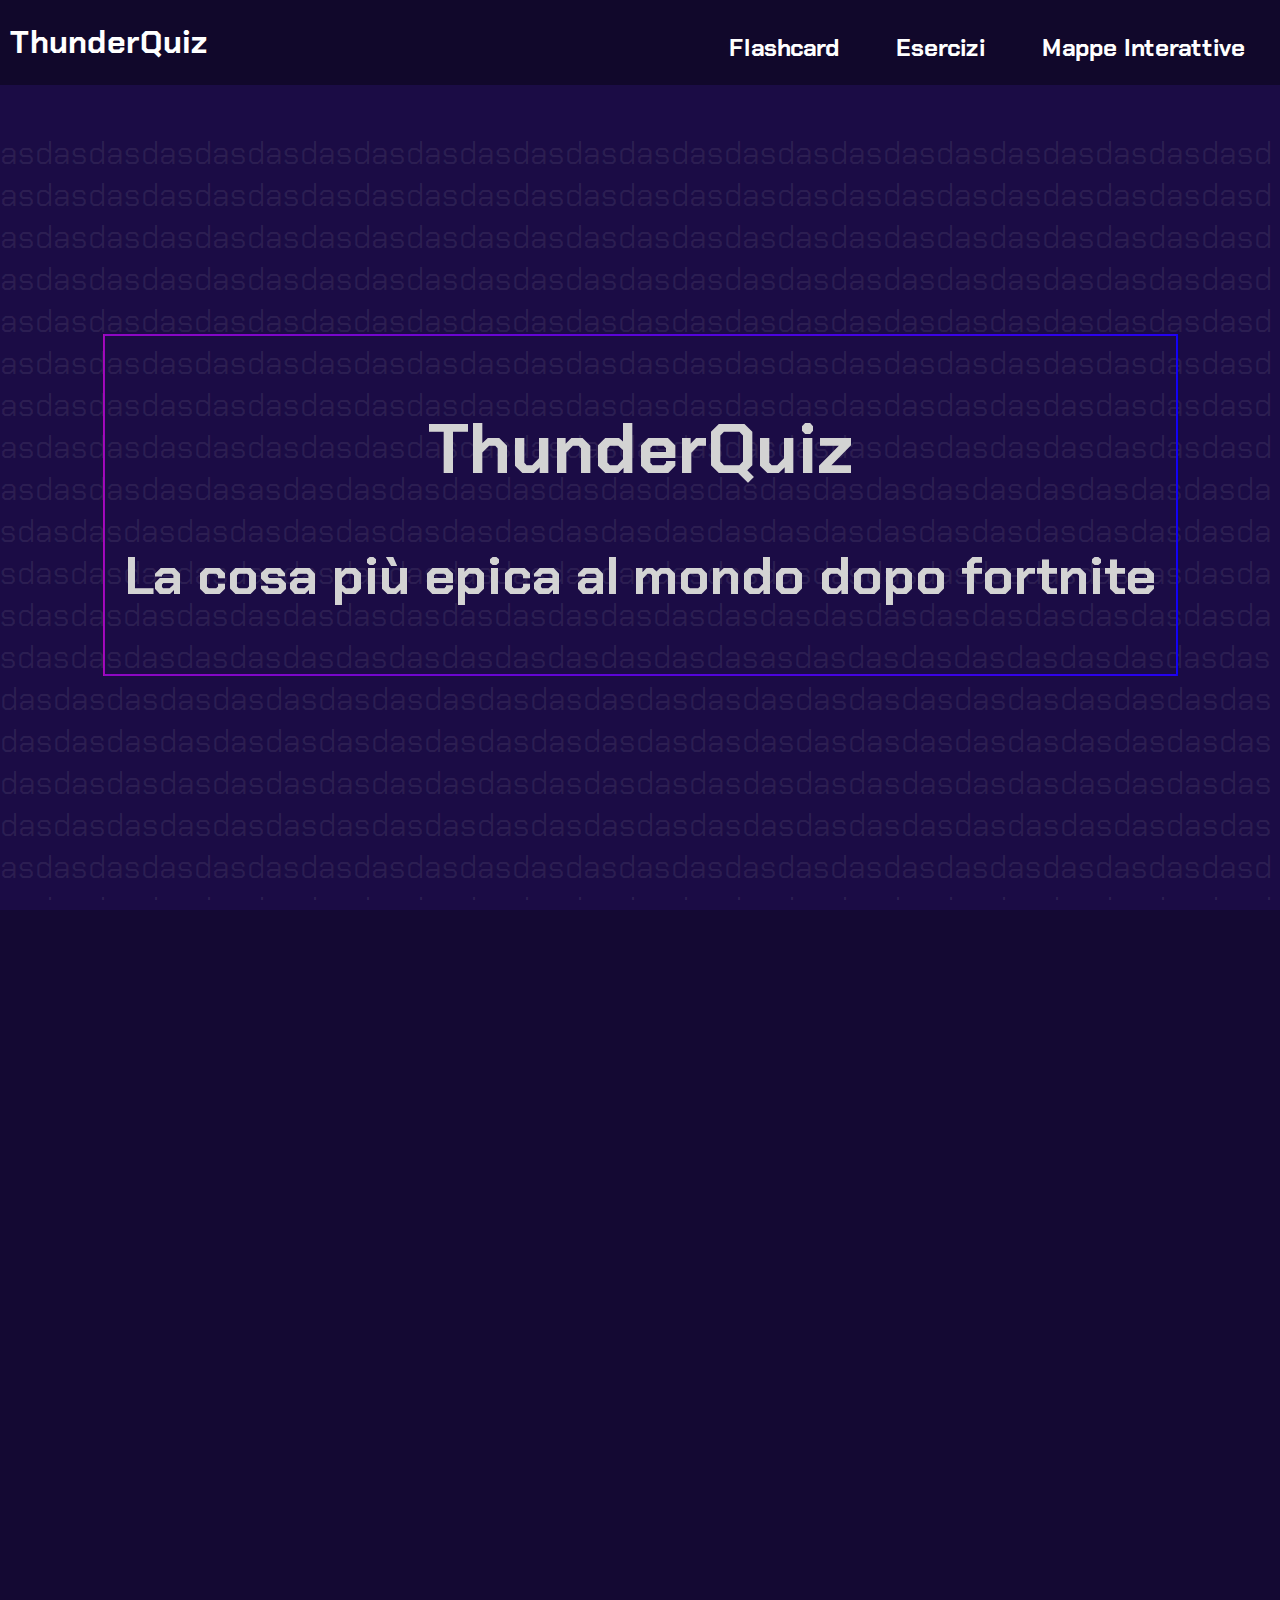
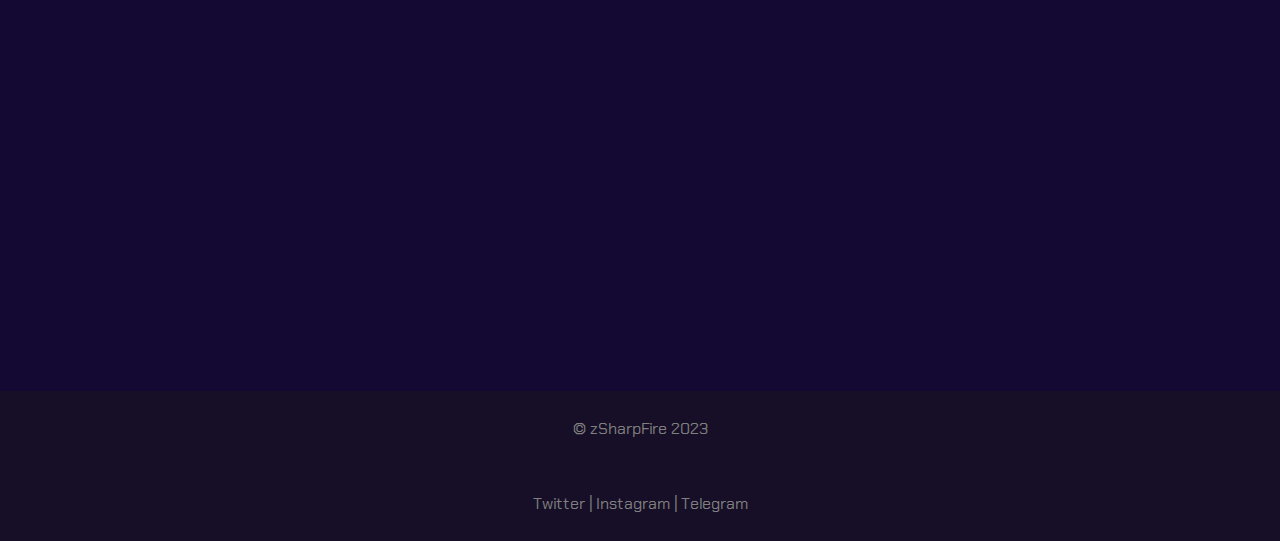
<file: index.html>
<html lang="en">

<head>
    <meta charset="UTF-8">
    <meta name="viewport" content="width=device-width, initial-scale=1.0">
    <title>ThunderQuiz | Home</title>
    <link rel="stylesheet" href="css/style.css">
    <link rel="shortcut icon" href="img/icons/favicon.png" type="image/x-icon">
</head>

<body onload="motd()">
    <header>
        <nav>
            <img class="hamburger" onclick="hamburger();">
            <a href="/">ThunderQuiz</a>
            <div style="float:Right;">
                <a href="Flashcard/">Flashcard</a>
                <a href="/Esercizi">Esercizi</a>
                <a>Mappe Interattive</a>
            </div>  
        </nav>
        <div class="menu">
            <a href="Flashcard/">Flashcard</a>
            <a href="/Esercizi">Esercizi</a>
            <a>Mappe Interattive</a>
        </div>
    </header>
    <main>
        <div class="home">
            <div class="background">
                <p data-value="godo">
                    [base64]
                </p>
            </div>
            <div class="intro">
                <h1>
                    ThunderQuiz
                </h1>
                <h2 id="motd" >
                    La cosa più epica al mondo dopo 
                </h2>
            </div>
        </div>
        <section class="about">
            <div class="reveal">
                <h2>About</h2>
                <p>Nella ricerca di un qualcosa da fare per allenare le mie skill da web developer e di un metodo per
                    ripassare velocemente le materie scolastiche ho creato questo sito. Nel futuro spero di rendere
                    questa
                    web app multi-piattaforma e facile da usare ovunque.</p>
            </div>

        </section>

        <section class="about">
            <div class="reveal">
                <h2>Sezioni attualmente on-fire</h2>
                <p></p>
            </div>

        </section>
    </main>
    <footer>
        © zSharpFire 2023<br><a href="https://twitter.com/zSharpFire" target="_blank">Twitter</a> | <a target="_blank" href="https://www.instagram.com/zsharpfire/">Instagram</a> | <a></a>Telegram
    </footer>
    <script src="js/background.js"></script>
    <script>
        window.addEventListener('scroll', reveal);

        var menu = document.getElementsByClassName('menu')[0];
        var open = false;

        function reveal() {
            var reveals = document.querySelectorAll('.reveal');

            for (var i = 0; i < reveals.length; i++) {
                var windowheight = window.innerHeight;
                var revealtop = reveals[i].getBoundingClientRect().top;
                var revealpoint = 150;

                if (revealtop < windowheight - revealpoint) {
                    reveals[i].classList.add('active');
                }
                else {
                    reveals[i].classList.remove('active');
                }
            }
        }
        function hamburger(){
            if(!open){
                open = true;
                menu.classList.add("open");
            }
            else{
                open = false;
                menu.classList.remove("open");
            }
        }

        function motd(){
            var h2 = document.getElementById("motd");
            var frasi = ["la carta igienica", "il formaggio", "fortnite", "l'invenzione del cavallo", "il regno di Napoleone", "gli appartamenti a 30 euro di Milano"]
            h2.innerHTML = h2.innerHTML + frasi[Math.floor(Math.random() * frasi.length)];
        }
    </script>
</body>

</html>
</file>
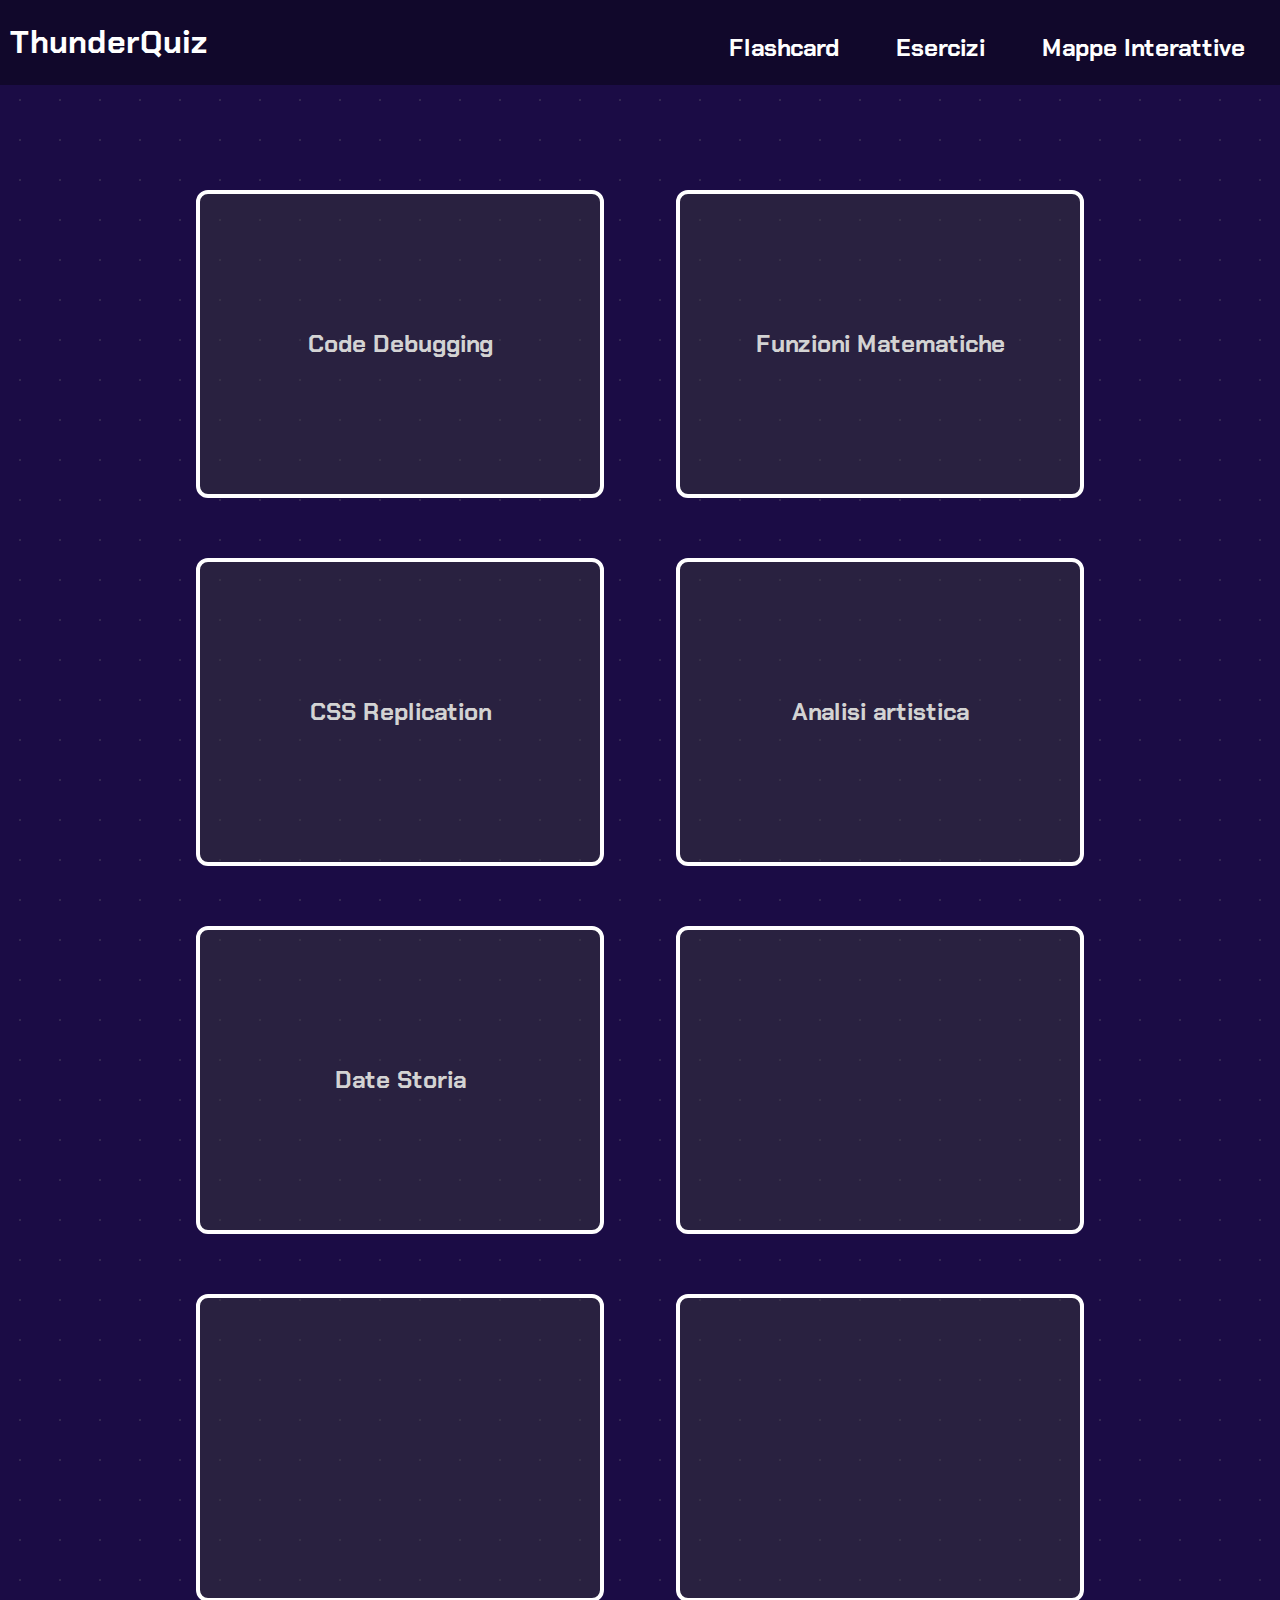
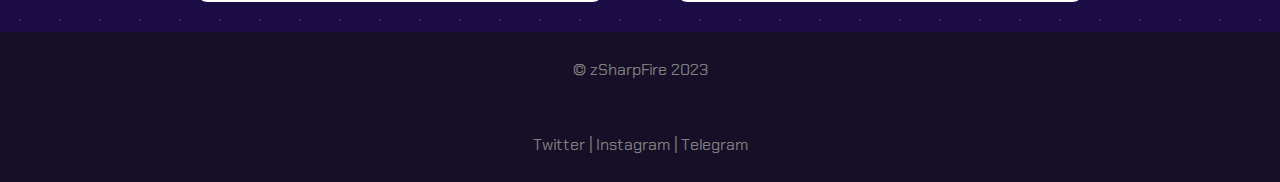
<file: Esercizi/index.html>
<html lang="en">
<head>
    <meta charset="UTF-8">
    <meta name="viewport" content="width=device-width, initial-scale=1.0">
    <title>ThunderQuiz | Esercizi</title>
    <link rel="stylesheet" href="../css/style.css">
    <link rel="shortcut icon" href="../img/icons/favicon.png" type="image/x-icon">
</head>
<body style="background-image: radial-gradient(rgba(128, 128, 128, 0.235) 1px, transparent 0);background-size: 40px 40px;">
    <header>
        <nav>
            <img class="hamburger" onclick="hamburger();">
            <a href="/">ThunderQuiz</a>
            <div style="float:Right;">
                <a href="/Flashcard">Flashcard</a>
                <a href="/Esercizi">Esercizi</a>
                <a>Mappe Interattive</a>
            </div>
        </nav>
        <div class="menu">
            <a href="/Flashcard">Flashcard</a>
            <a href="/Esercizi">Esercizi</a>
            <a>Mappe Interattive</a>
        </div>
    </header>
    <main>
        <div class="container">
            <div class="section">Code Debugging</div>
            <div class="section">Funzioni Matematiche</div>
            <div class="section">CSS Replication</div>
            <div class="section">Analisi artistica</div>
            <div class="section">Date Storia</div>
            <div class="section"></div>
            <div class="section"></div>
            <div class="section"></div>
        </div>
        <div class="quiz-dialog">
            <div class="quiz" style="display: none;">
                <h2 id="domanda">Data della Pace di Westfalia</h2>
                <div class="opzioni">
                    <button id="option-1">1648</button>
                    <button id="option-2">1523</button>
                    <button id="option-3">1264</button>
                    <button id="option-4">1538</button>
                </div>
                <div>
                <h3>Corrette:<span class="correct"></span></h3><br>
                <h3>Sbagliate:<span class="wrong"></span></h3></div>
            </div>
        </div>
    </main>
    <script src="../js/flashcard.js"></script>
    <footer>
        © zSharpFire 2023<br><a href="https://twitter.com/zSharpFire" target="_blank">Twitter</a> | <a target="_blank" href="https://www.instagram.com/zsharpfire/">Instagram</a> | <a></a>Telegram
    </footer>
    <script>
        var menu = document.getElementsByClassName('menu')[0];
        var open = false;

        function hamburger(){
            if(!open){
                open = true;
                menu.classList.add("open");
            }
            else{
                open = false;
                menu.classList.remove("open");
            }
        }
    </script>
</body>
</html>
</file>
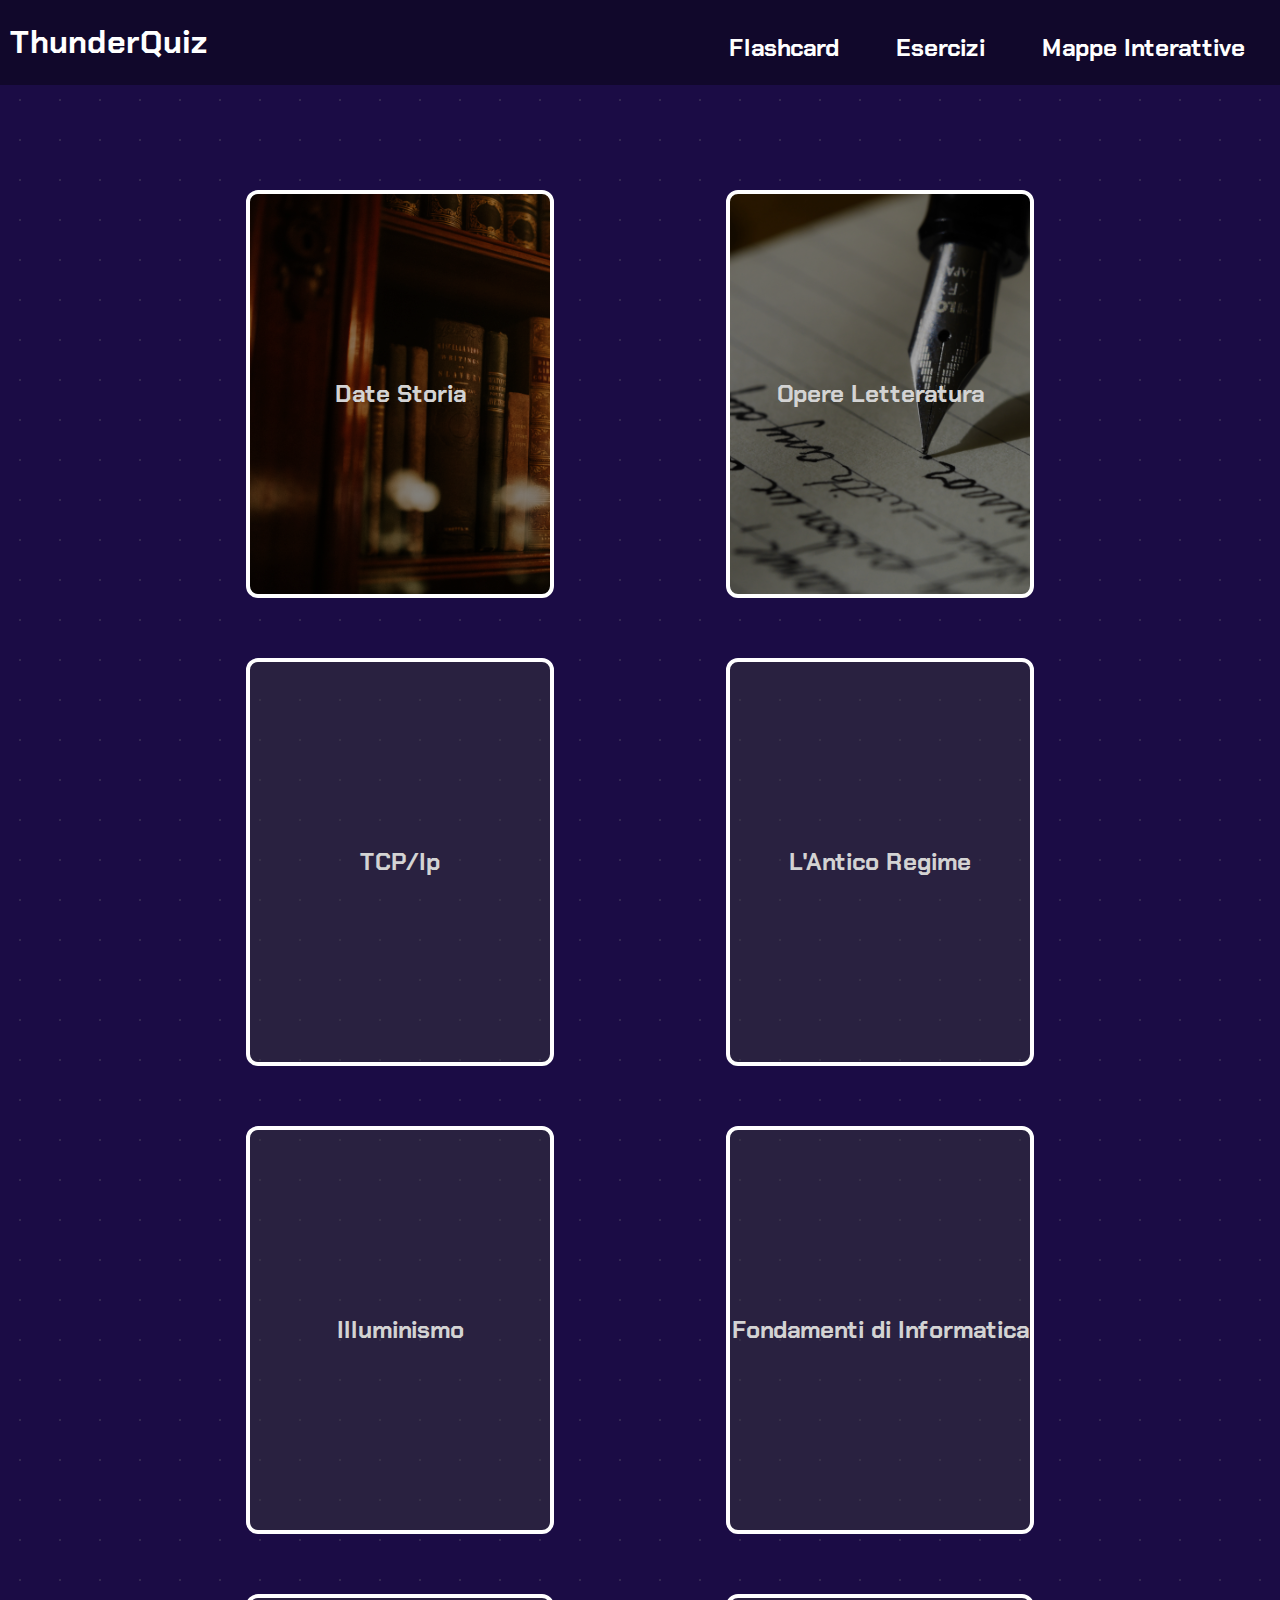
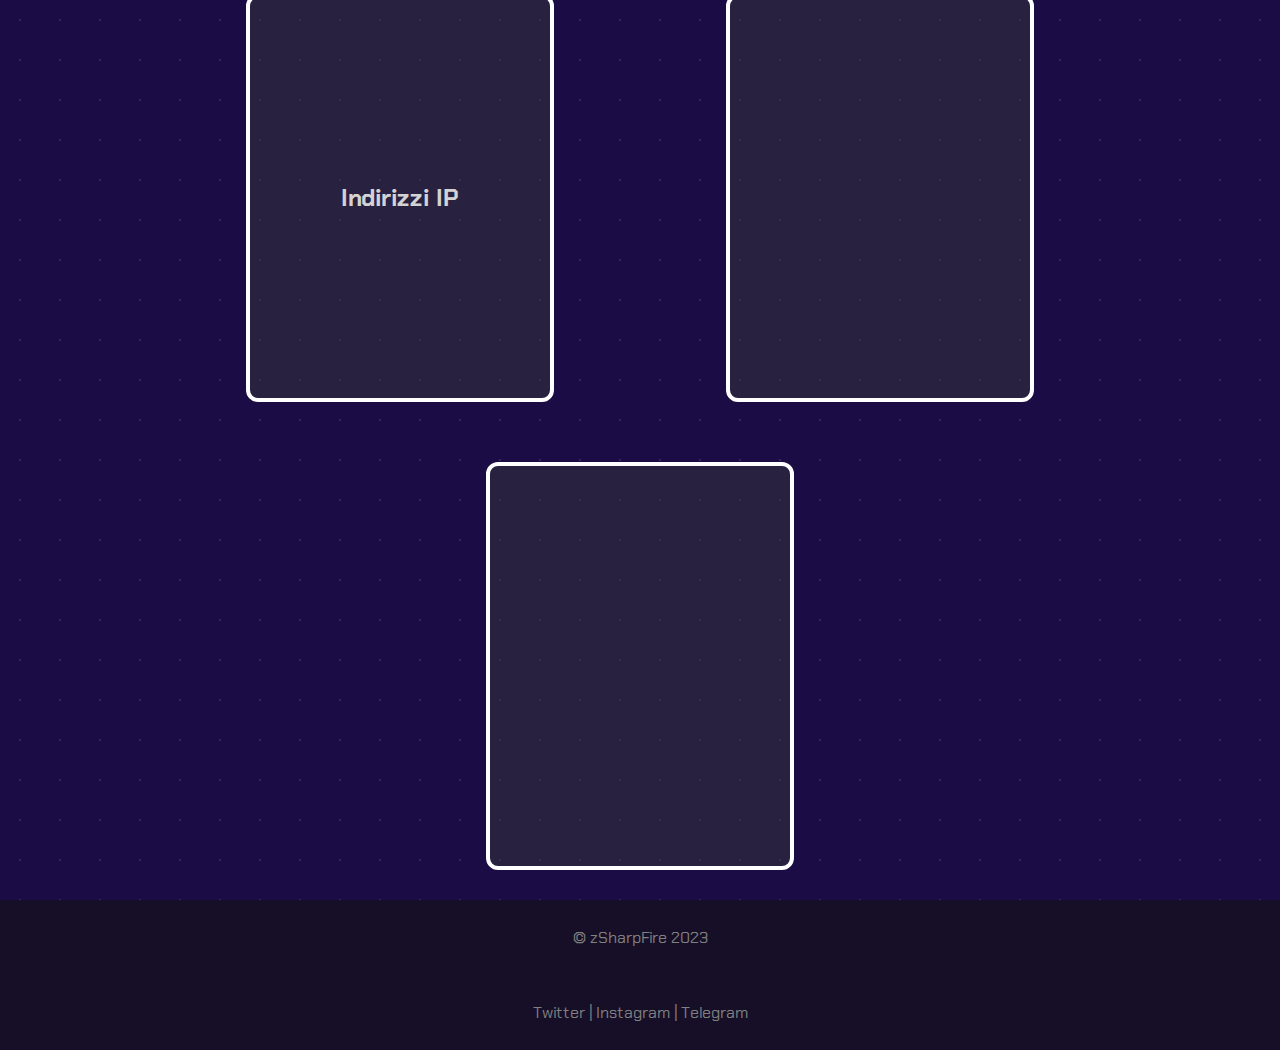
<file: Flashcard/index.html>
<html lang="en">
<head>
    <meta charset="UTF-8">
    <meta name="viewport" content="width=device-width, initial-scale=1.0">
    <title>ThunderQuiz | Flashcard</title>
    <link rel="stylesheet" href="../css/style.css">
    <link rel="shortcut icon" href="../img/icons/favicon.png" type="image/x-icon">
</head>
<body style="background-image: radial-gradient(rgba(128, 128, 128, 0.235) 1px, transparent 0);background-size: 40px 40px;">
    <header>
        <nav>
            <img class="hamburger" onclick="hamburger();">
            <a href="/">ThunderQuiz</a>
            <div style="float:Right;">
                <a href="/Flashcard">Flashcard</a>
                <a href="/Esercizi">Esercizi</a>
                <a>Mappe Interattive</a>
            </div>
        </nav>
        <div class="menu">
            <a href="/Flashcard">Flashcard</a>
            <a href="/Esercizi">Esercizi</a>
            <a>Mappe Interattive</a>
        </div>
    </header>
    <main>
        <div class="container">
            <div onclick="load()" class="card" style="background-image: url('../img/Flashcard/date-storia.jpg');">Date Storia</div>
            <div class="card" style="background-image: url('../img/Flashcard/letteratura.jpg');">Opere Letteratura</div>
            <div class="card" onclick="alert(getPoeta(['firenze']));">TCP/Ip</div>
            <div class="card">L'Antico Regime</div>
            <div class="card">Illuminismo</div>
            <div class="card">Fondamenti di Informatica</div>
            <div class="card">Indirizzi IP</div>
            <div class="card"></div>
            <div class="card"></div>
        </div>
        <div class="quiz-dialog">
            <div class="quiz" style="display: none;">
                <h2 id="domanda">Data della Pace di Westfalia</h2>
                <div class="opzioni">
                    <button id="option-1">1648</button>
                    <button id="option-2">1523</button>
                    <button id="option-3">1264</button>
                    <button id="option-4">1538</button>
                </div>
                <div>
                <h3>Corrette:<span class="correct"></span></h3><br>
                <h3>Sbagliate:<span class="wrong"></span></h3></div>
            </div>
        </div>
    </main>
    <script src="../js/flashcard.js"></script>
    <script src="../js/dati.js"></script>
    <footer>
        © zSharpFire 2023<br><a href="https://twitter.com/zSharpFire" target="_blank">Twitter</a> | <a target="_blank" href="https://www.instagram.com/zsharpfire/">Instagram</a> | <a></a>Telegram
    </footer>
    <script>
        var menu = document.getElementsByClassName('menu')[0];
        var open = false;

        function hamburger(){
            if(!open){
                open = true;
                menu.classList.add("open");
            }
            else{
                open = false;
                menu.classList.remove("open");
            }
        }
    </script>
</body>
</html>
</file>
<file: css/style.css>
@import url('https://fonts.googleapis.com/css2?family=Chakra+Petch:wght@500&family=Montserrat&display=swap');

@keyframes fade-in{
    0%{
        opacity: 0;
    }
    100%{
        opacity: 1;
    }
}

body{
    margin:0;
    padding:0;
    background-color: #1B0C45;
    color: lightgray;
    font-family: 'Chakra Petch', sans-serif;
}

nav{
    z-index: 2;
    position: fixed;
    width: 100%;
    height: 65px;
    background-color: #11082b;
    line-height: 65px;
    font-size: 2rem;
    font-weight: bold;
    padding: 10px;
}

nav div{
    font-size: 1.5rem;
    padding-right: 20px;
}
a{
    text-decoration: none;
    color: white;
}
nav div a{
    margin: 25px;
    display: inline-block;
    transition: transform 0.1s;
    transform: translateY(-20px);
}
nav div a:hover{
    transition: transform 0.1s;
    transform: translateY(-25px);
}

main{
    padding-top: 100px;
    min-height: 77%;
}

.background{
    position: absolute;
    width: 100%;
    font-size: 2rem;
    max-height: 800px;
    overflow-wrap: break-word;
    overflow:hidden;
    white-space: normal;
    z-index: -100;
    user-select: none;
    color: rgba(211, 211, 211, 0.092);
}

.home{
    height: 90%;
    width: 100%;
    display: flex;
    overflow:hidden;
}
.intro{
    transition: border-image 0.5s;
    text-align: center;
    margin: auto;
    border: 2px solid white;
    border-image: 
        linear-gradient(
            to right,
            rgb(179, 9, 179),
              blue)
        20%;
    border-radius: 8px;
    font-size: 2.2rem;
    padding: 20px;
}
.intro:hover{
    transition: border-image 0.5s;
    border-image: 
        linear-gradient(
            to top,
             blue,
             rgb(179, 9, 179))
        20%;
}

section{
    min-height: 200px;
    background-color: #140933;
    padding: 140px;
    font-size: 1.9rem;
}
section h2{
    text-decoration: underline;
}

footer{
    user-select: none;
    width: 100%;
    height: 150px;
    background-color: #160f27;
    color: gray;
    line-height: 75px;
    text-align: center;
}
footer a{
    color: gray;
    text-decoration: none;
}

.container{
    width: 75%;
    margin: auto;
    display: flex;
    padding-top: 60px;
    flex-wrap: wrap;
    justify-content: space-around;
}
.card{
    cursor: pointer;
    font-weight: bold;
    transition: all 0.2s;
    margin: 30px;
    width: 300px;
    font-size: 24px;
    height: 400px;
    border-radius: 12px;
    border: 4px solid white;
    text-align: center;
    line-height: 400px;
    background-size: cover;
    background-color: rgba(59, 59, 59, 0.46);
    background-blend-mode:multiply;
}
.card:hover{
    transition: all 0.2s;
    transform: translateY(-5%);
    border: 4px solid rgb(111, 0, 255);
}

.quiz{
    animation: fade-in 1000ms forwards;
    width: 60%;
    margin: auto;
}
.quiz h2{
    text-align: center;
    font-size: 3rem;
}
.opzioni{
    display: flex;
    justify-content: space-around;
    flex-wrap:wrap;
    margin-top: 200px;
}
.opzioni button{
    margin: 20px;
    cursor: pointer;
    font-size: 1.5rem;
    padding: 20px;
    border-radius: 10px;
    border: none;
    background-color: lime;
    transition: transform 0.2s;
    transform: translateY(0);
}
.opzioni button:hover{
    transition: transform 0.2s;
    transform: translateY(-10%);
}
.hamburger{
    background-color: red;
    height: 35px;
    width: 35px;
    float: right;
    margin-right: 25px;
    margin-top: 15px;
    display: none;
}


@media screen and (max-width: 930px) {
    nav div a{
        font-size: 0;
        display:none
    }
    .quiz{
        width: 100%;
        min-height: 100%;
    }
    .hamburger{
        display: block;
    }
}
@media screen and (max-width:430px){
    .opzioni{
        margin-top: 50px;
        width: 300px;
        margin: auto;
    }
    .about{
        padding: 15px;
    }
    .consigli{
        padding: 15px;
    }
    .intro h1{
        font-size: 3rem;
    }
    .intro{
        font-size: 1rem;
    }
    .quiz{
        min-height: 60%;
        min-width: 60%;
    }
    .quiz h2{
        font-size: 2rem;
    }
    .card{
        line-height: 200px;
    }
    .container{
        width: 100%;
    }
    h3{
        display: inline-block;
    }
    main{
        min-height: 600px;
    }
    .opzioni button:hover{
        transform: translateY(0%);
    }
}

.correct{
    margin: 8px;
    color: limegreen;
}
.wrong{
    margin: 8px;
    color: red;
}
.reveal{
    position: relative;
    transform: translateY(150px);
    color: rgba(255, 255, 255, 0);
    transition: all 1s ease;
}
.reveal.active{
    transform: translateY(0px);
    color: white;
}
.menu{
    transition: height 0.75s;
    height: 0;
}
.open a{
    margin: 30px;
    border-bottom: 2px solid gray;
}
.open{
    display: flex;
    flex-direction: column;
    text-align: right;
    padding-top: 100px;
    transition: height 0.3s;
    height: 100%;
    font-size: 30px;
    width: 100%;
    position: fixed;
    background-color: #11082b;
    z-index: 1;
}

.section{
    cursor: pointer;
    font-weight: bold;
    transition: all 0.2s;
    margin: 30px;
    width: 400px;
    font-size: 24px;
    height: 300px;
    border-radius: 12px;
    border: 4px solid white;
    text-align: center;
    line-height: 300px;
    background-size: cover;
    background-color: rgba(59, 59, 59, 0.46);
    background-blend-mode:multiply;
}
.section:hover{
    transition: all 0.2s;
    transform: translateY(-5%);
    border: 4px solid rgb(111, 0, 255);
}
</file>
